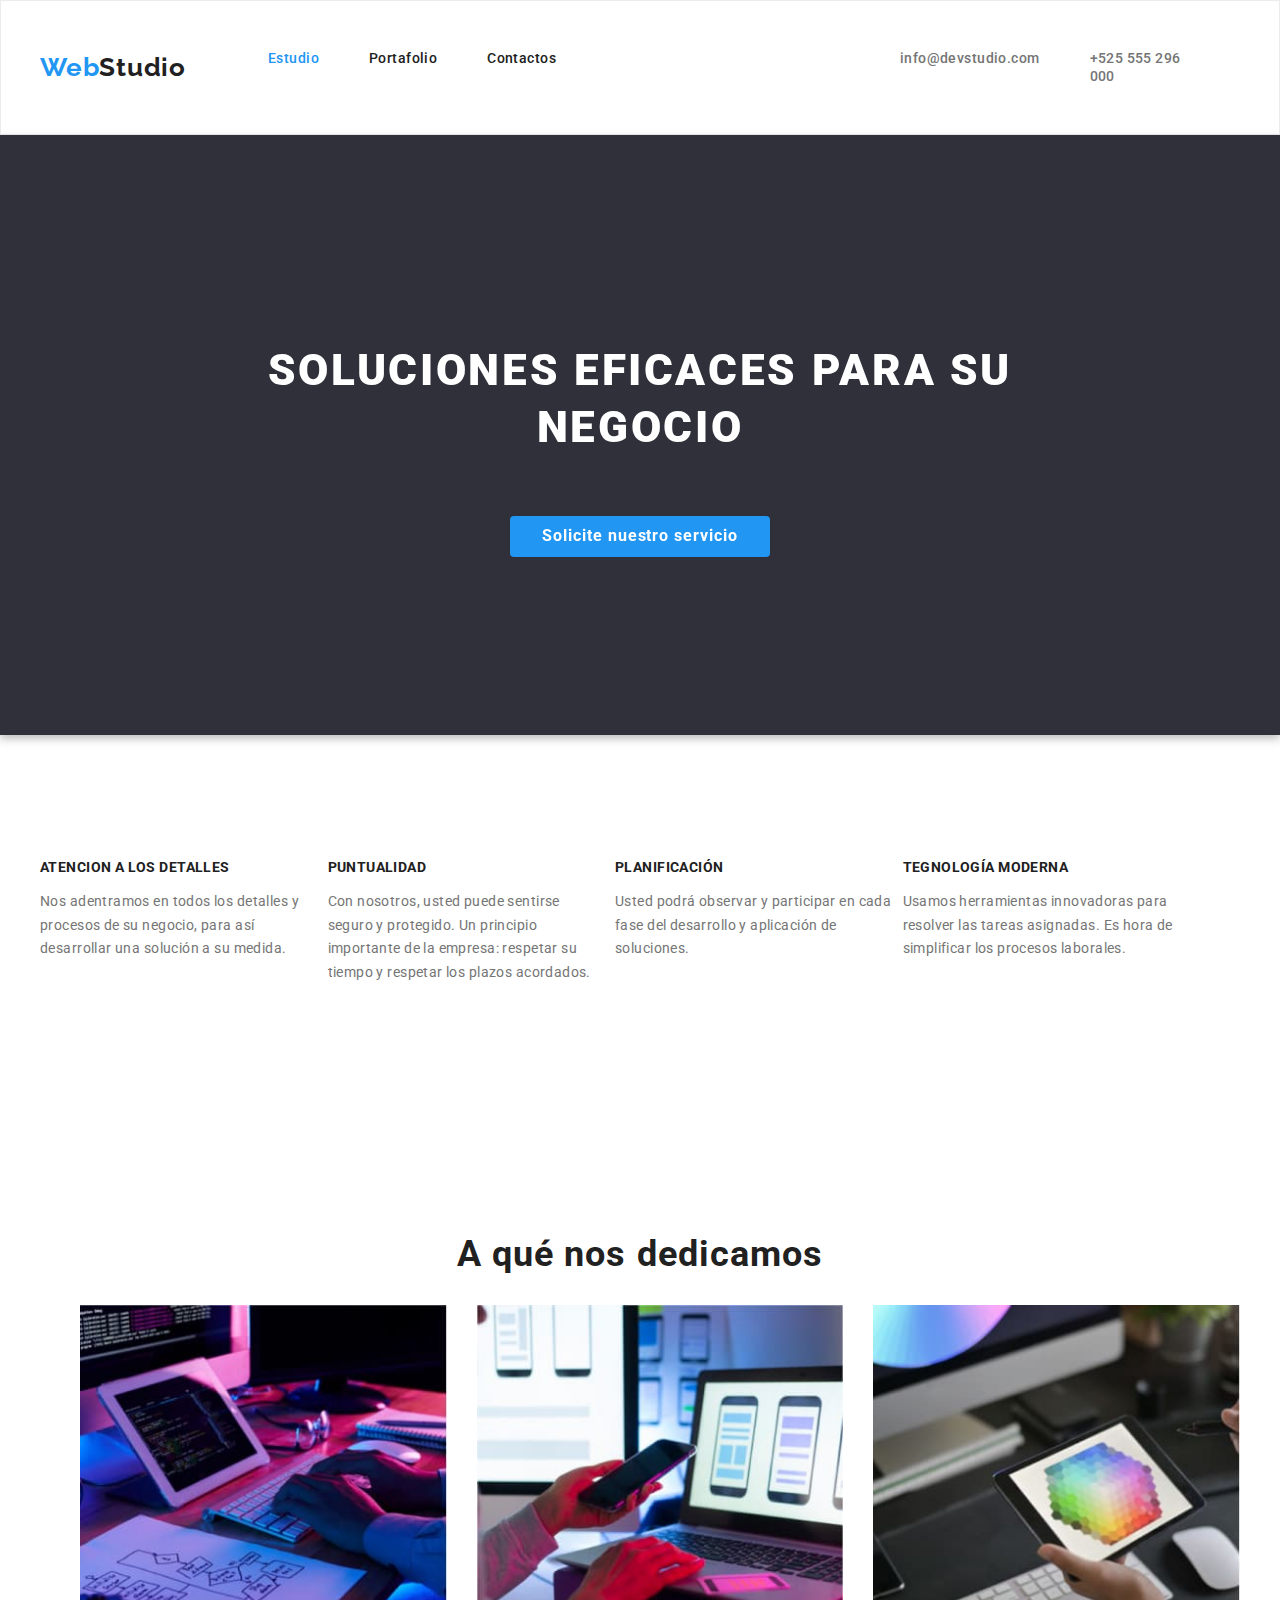
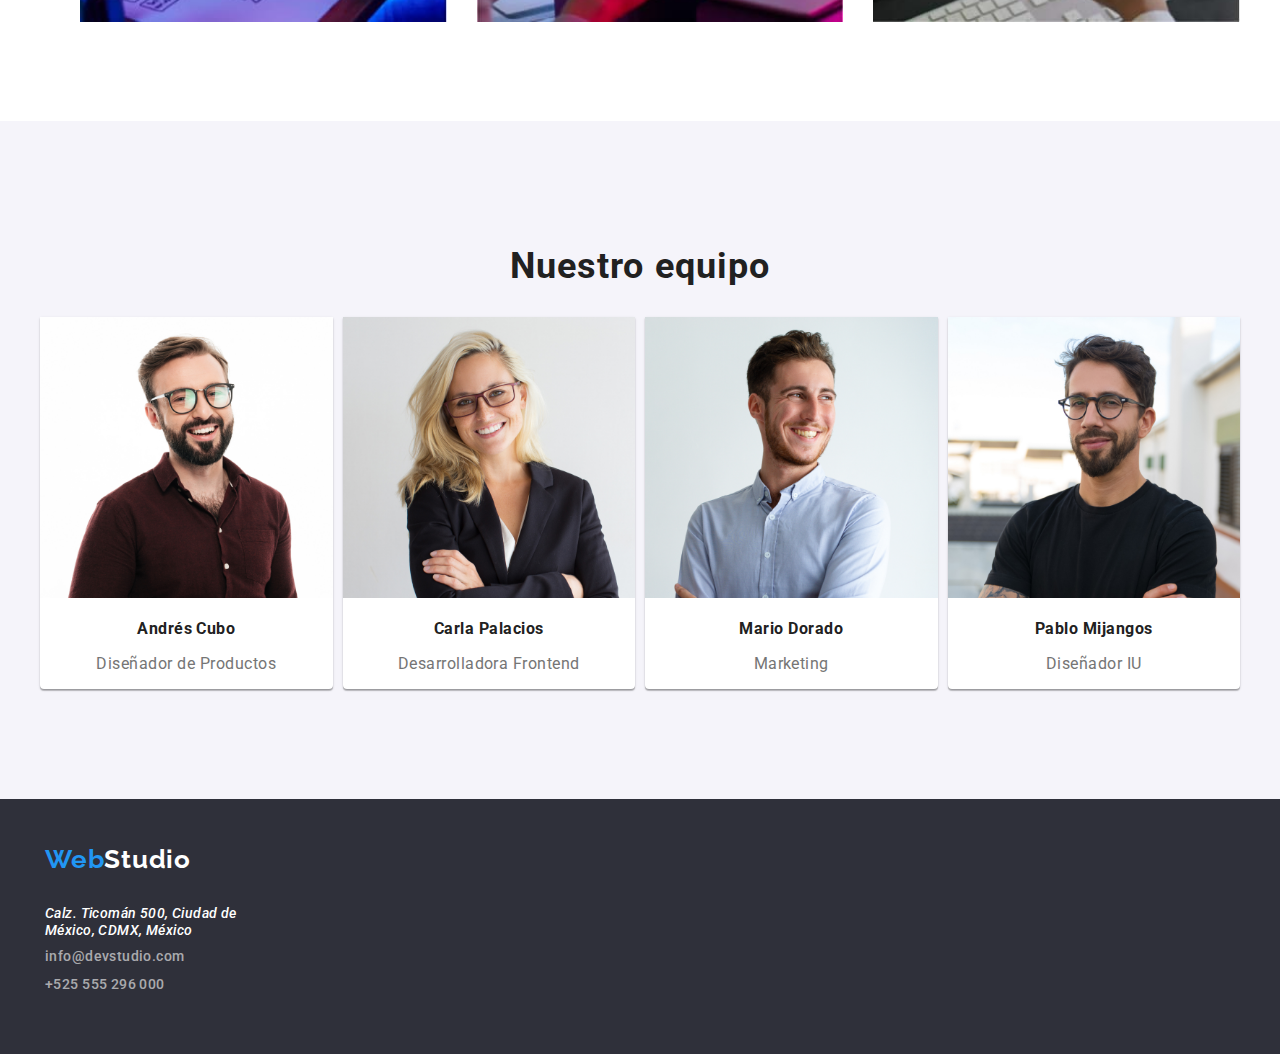
<file: index.html>
<!DOCTYPE html>
<html lang="en">
  <head>
    <meta charset="UTF-8" />
    <meta name="viewport" content="width=device-width, initial-scale=1.0" />
    <title>Document</title>
    <link
      rel="stylesheet"
      href="https://cdnjs.cloudflare.com/ajax/libs/modern-normalize/1.0.0/modern-normalize.min.css"
    />
    <link rel="stylesheet" href="./css/styles.css" />
  </head>
  <body>
      <header class="navBar">
        <div class="container">
          <nav class="navSection">
            <span class="navIcon"><a href="./index.html" class="iconName">Web<span class="navIconFull">Studio</span> </a></span>
            <div class="navBox">
              <ul class="list navList">
                <li><a href="./index.html" class="link navLink current">Estudio</a></li>
            <li><a href="./portafolio.html" class="link navLink">Portafolio</a></li>
            <li><a href="#" class="link navLink">Contactos</a></li>
          </ul>
          <ul class="list navList">
            <li>
              <a href="mailto:info@devstudio.com" class="navContact link">info@devstudio.com</a>
            </li>
            <li><a href="tel:+52555296000" class="navContact link">+525 555 296 000</a></li>
          </ul>
        </div>
        </nav>
      </div>
      </header>
      <main>
      <section class="main section">
        <div class="container mainTheme">
          <h1 class="mainTitle">SOLUCIONES EFICACES PARA SU NEGOCIO</h1>
          <button type="button" class="mainButton">Solicite nuestro servicio</button>
        </div>
      </section>
      <section class="mainValues section">
        <div class="container">
          <ul class="list cardSet">
            <li>
              <h3 class="detail">ATENCION A LOS DETALLES</h3>
              <p class="content">
                Nos adentramos en todos los detalles y procesos de su negocio, para así desarrollar
                una solución a su medida.
              </p>
            </li>
            <li>
              <h3 class="detail">PUNTUALIDAD</h3>
              <p class="content">
                Con nosotros, usted puede sentirse seguro y protegido. Un principio importante de la
                empresa: respetar su tiempo y respetar los plazos acordados.
              </p>
            </li>
            <li>
              <h3 class="detail">PLANIFICACIÓN</h3>
              <p class="content">
                Usted podrá observar y participar en cada fase del desarrollo y aplicación de
                soluciones.
              </p>
            </li>
            <li>
              <h3 class="detail">TEGNOLOGÍA MODERNA</h3>
              <p class="content">
                Usamos herramientas innovadoras para resolver las tareas asignadas. Es hora de
                simplificar los procesos laborales.
              </p>
            </li>
          </ul>
        </div>
      </section>
      <section class="mainAbout section">
        <div class="container">
          <h2 class="subtitle">A qué nos dedicamos</h2>
          <ul class="list about">
            <li class="aboutImg">
              <img src="./images/main/code.jpg" alt="Code" class="img" />
            </li>
            <li class="aboutImg">
              <img src="./images/main/web.jpg" alt="Web" class="img" />
            </li>
            <li>
              <img src="./images/main/design.jpg" alt="Design" class="img" />
            </li class="aboutImg">
          </ul>
        </div>
      </section>
      <section id="mainTeam" class="team section">
        <div class="container">
          <h2 class="subtitle">Nuestro equipo</h2>
          <ul class="list cardSet">
            <li class="teamMember memberCard">
              <img class="teamPhoto img" src="./images/main/andresdp.jpg " alt="Andres" width="270" height="260" />
              <div class="teamContent">
                <h3 class="teamName">Andrés Cubo</h3>
              <p class="teamJob">Diseñador de Productos</p>
              </div>
            </li>
            <li class="teamMember memberCard">
              <img class="teamPhoto img" src="./images/main/carladf.jpg" alt="Carla" width="270" height="260" />
              <div class="teamContent">
              <h3 class="teamName">Carla Palacios</h3>
              <p class="teamJob">Desarrolladora Frontend</p>
              </div>
            </li>
            <li class="teamMember memberCard">
              <img class="teamPhoto img" src="./images/main/mariom.jpg" alt="Mario" width="270" height="260" />
              <div class="teamContent">
              <h3 class="teamName">Mario Dorado</h3>
              <p class="teamJob">Marketing</p>
              </div>
            </li>
            <li class="teamMember memberCard">
              <img class="teamPhoto img" src="./images/main/pablodiu.jpg" alt="Pablo" width="270" height="260" />
              <div class="teamContent">
              <h3 class="teamName">Pablo Mijangos</h3>
              <p class="teamJob">Diseñador IU</p>
              </div>
            </li>
          </ul>
        </div>
      </section>
    </main>
    <footer class="footer">
      <div class="container">
        <div class="footerDetail">
        <a href="./index.html" class="iconName">Web<span class="footerIconFull">Studio</span> </a>
        <ul class="list detailList">
          <li><address><a href="https://www.google.com/maps/place/Calz.+Ticom%C3%A1n+500,+La+Laguna+Ticoman,+Gustavo+A.+Madero,+07340+Ciudad+de+M%C3%A9xico,+CDMX,+M%C3%A9xico/@19.5102072,-99.1350661,17z/data=!3m1!4b1!4m5!3m4!1s0x85d1f9c66374d1dd:0x72c74207e8767392!8m2!3d19.5102022!4d-99.1324912?hl=es&entry=ttu"
                class="ubication link">Calz. Ticomán 500, Ciudad de México, CDMX, México</a></address>
          </li>
          <li>
            <a href="mailto:info@devstudio.com" class="footerContact link">info@devstudio.com</a>
          </li>
          <li><a href="tel:+525555296000" class="footerContact link">+525 555 296 000</a></li>
        </ul>
      </div>
      </div>
    </footer>
  </body>
</html>
</file>
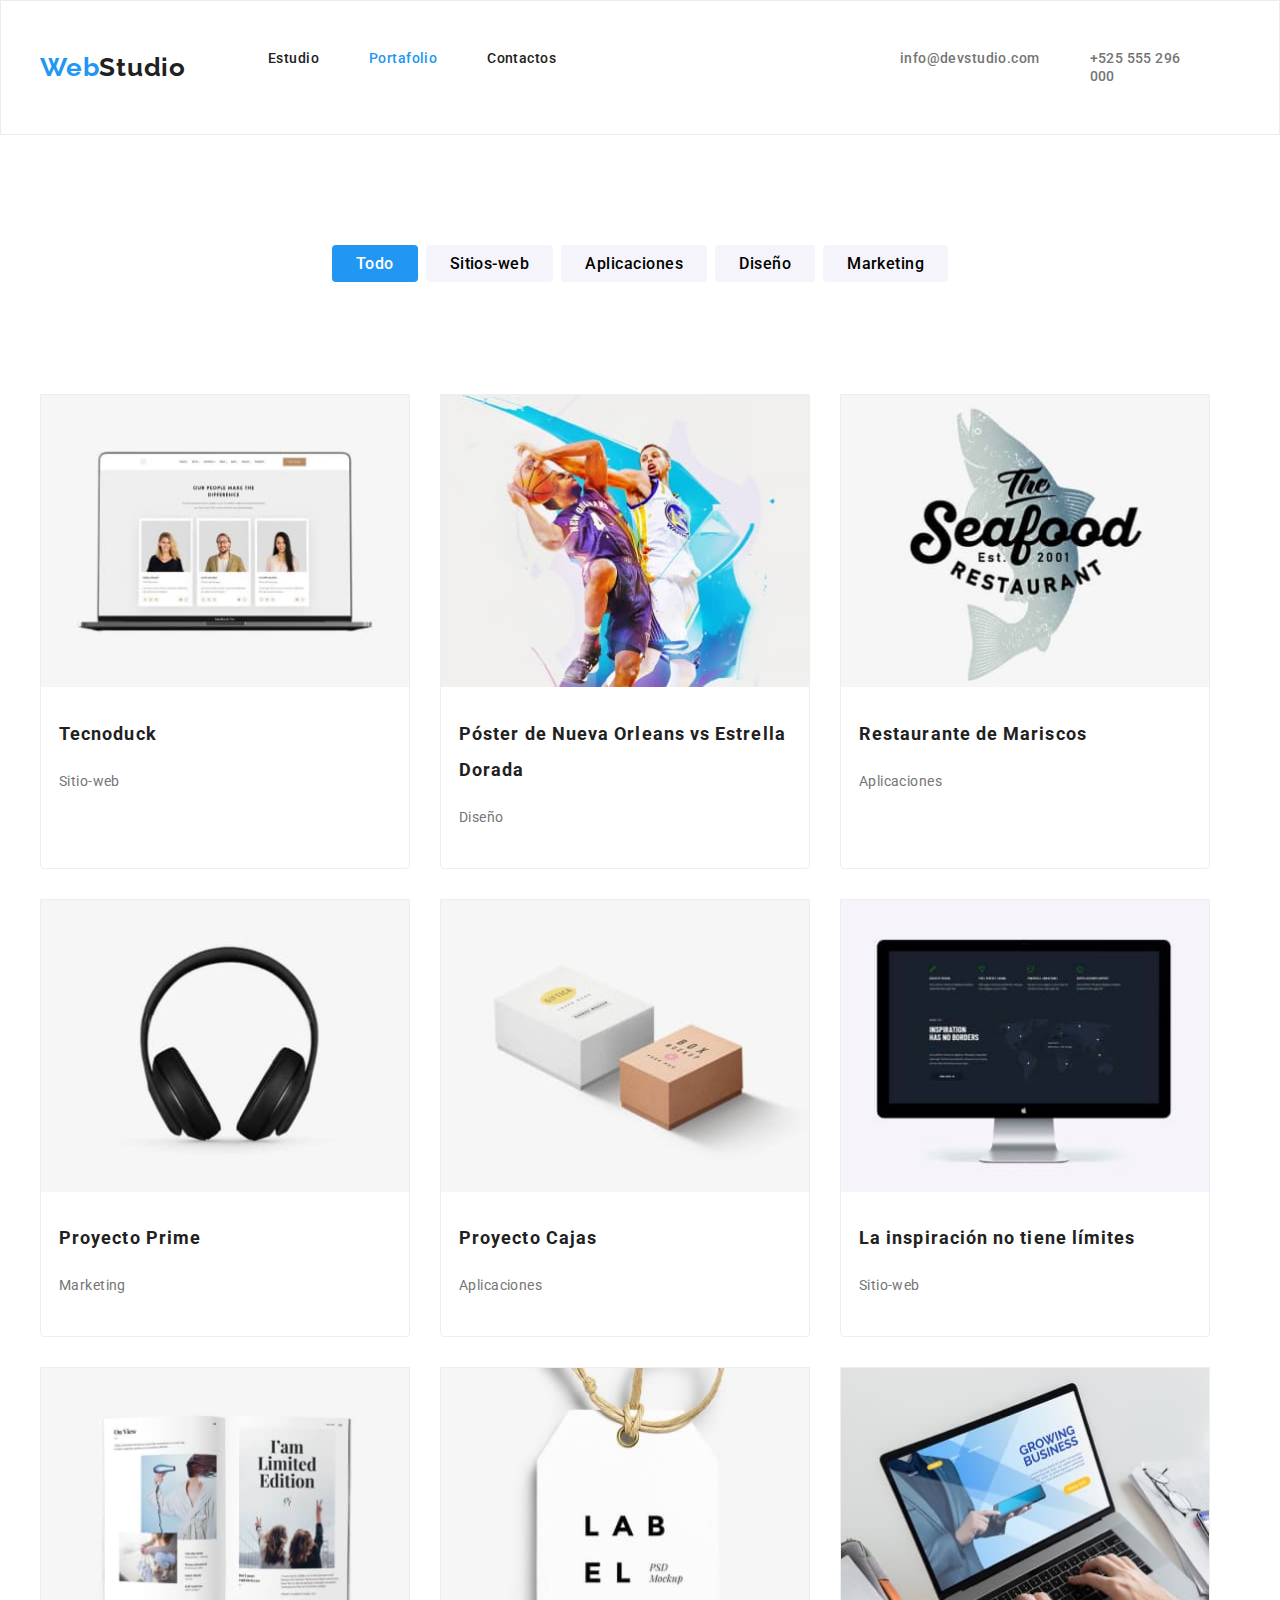
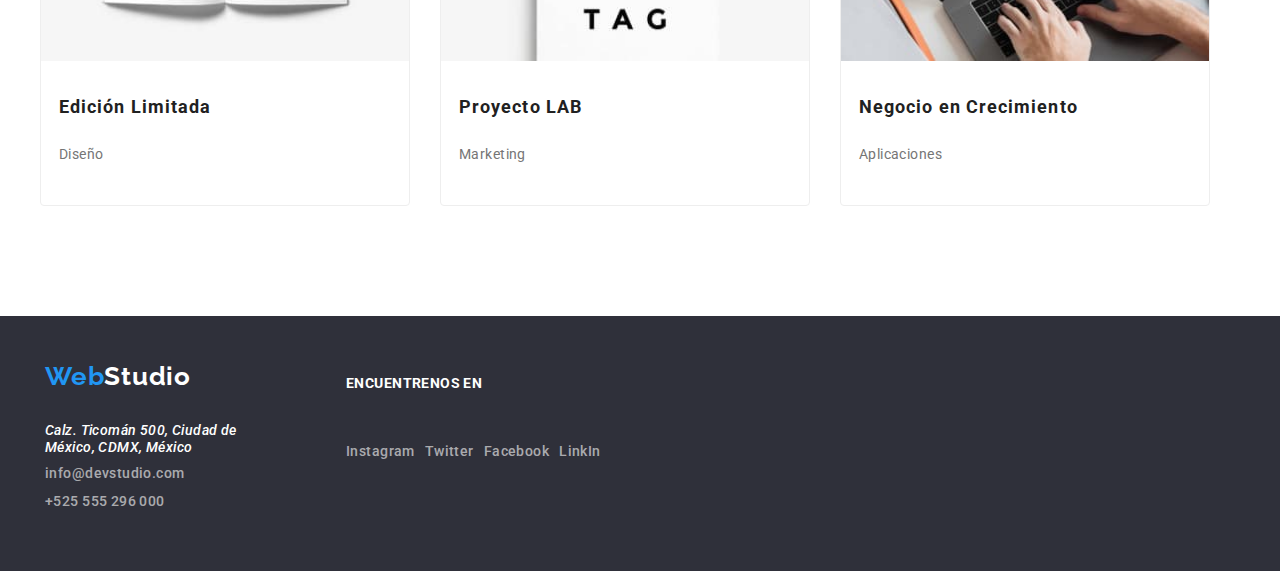
<file: portafolio.html>
<!DOCTYPE html>
<html lang="en">
  <head>
    <meta charset="UTF-8" />
    <meta name="viewport" content="width=device-width, initial-scale=1.0" />
    <title>Document</title>
    <link rel="stylesheet" href="https://cdnjs.cloudflare.com/ajax/libs/modern-normalize/1.0.0/modern-normalize.min.css">
    <link rel="stylesheet" href="./css/styles.css" />
  </head>
  <body>
    <header class="navBar">
      <div class="container">
      <nav class="navSection">
          <span class="navIcon"><a href="./index.html" class="iconName">Web<span class="navIconFull">Studio</span> </a></span>
          <div class="navBox">
          <ul class="list navList">
            <li><a href="./index.html" class="link navLink">Estudio</a></li>
            <li><a href="./portafolio.html" class="link navLink current">Portafolio</a></li>
            <li><a href="#" class="link navLink">Contactos</a></li>
          </ul>
          <ul class="list navList">
            <li>
              <a href="mailto:info@devstudio.com" class="navContact link">info@devstudio.com</a>
            </li>
            <li><a href="tel:+52555296000" class="navContact link">+525 555 296 000</a></li>
          </ul>
        </div>
        </nav>
      </div>
    </header>
    <main>
      <section id="shop" class="container section">
        <div class="filter">
        <ul class="list filterList">
          <li class="filterButton"><button type="button" class="filterClass filterCurrent">Todo</button></li>
          <li class="filterButton"><button type="button" class="filterClass">Sitios-web</button></li>
          <li class="filterButton"><button type="button" class="filterClass">Aplicaciones</button></li>
          <li class="filterButton"><button type="button" class="filterClass">Diseño</button></li>
          <li class="filterButton"><button type="button" class="filterClass">Marketing</button></li>
        </ul>
        <h1 class="invisible">PORTAFOLIO</h1>
      </div>
      <div class="portafolio">
        <ul class="list portafolioCard">
          <li class="product">
            <img src="./images/Portafolio/tecnoduck.jpg" alt="Tecnoduck" class="img" />
            <div class="cardContent">
            <h3 class="productName">Tecnoduck</h3>
            <p class="content">Sitio-web</p>
          </div>
          </li>
          <li class="product">
            <img src="./images/Portafolio/poster.jpg" alt="Poster" class="img" />
            <div class="cardContent">
            <h3 class="productName">Póster de Nueva Orleans vs Estrella Dorada</h3>
            <p class="content">Diseño</p>
          </div>
          </li>
          <li class="product">
            <img src="./images/Portafolio/restaurante.jpg" alt="Restaurante" class="img" />
            <div class="cardContent">
            <h3 class="productName">Restaurante de Mariscos</h3>
            <p class="content">Aplicaciones</p>
            </div>
          </li>
          <li class="product">
            <img src="./images/Portafolio/prime.jpg" alt="Prime" class="img" />
            <div class="cardContent"><h3 class="productName">Proyecto Prime</h3>
            <p class="content">Marketing</p>
            </div>
          </li>
          <li class="product">
            <img src="./images/Portafolio/cajas.jpg" alt="Cajas" class="img" />
            <div class="cardContent"><h3 class="productName">Proyecto Cajas</h3>
            <p class="content">Aplicaciones</p>
            </div>
          </li>
          <li class="product">
            <img src="./images/Portafolio/inspiracion.jpg" alt="Inspiracion" class="img" />
            <div class="cardContent"><h3 class="productName">La inspiración no tiene límites</h3>
            <p class="content">Sitio-web</p>
            </div>
          </li>
          <li class="product">
            <img src="./images/Portafolio/edicion.jpg" alt="Edicion" class="img" />
            <div class="cardContent"><h3 class="productName">Edición Limitada</h3>
            <p class="content">Diseño</p>
            </div>
          </li>
          <li class="product">
            <img src="./images/Portafolio/lab.jpg" alt="Lab" class="img" />
            <div class="cardContent"><h3 class="productName">Proyecto LAB</h3>
            <p class="content">Marketing</p>
            </div>
          </li>
          <li class="product">
            <img src="./images/Portafolio/negocio.jpg" alt="Negocio" class="img" />
            <div class="cardContent"><h3 class="productName">Negocio en Crecimiento</h3>
            <p class="content">Aplicaciones</p>
            </div>
          </li>
        </ul>
      </div>
      </section>
    </main>
    <footer class="footer">
      <div class="container footerBox">
        <div class="footerDetail">
        <a href="./index.html" class="iconName">Web<span class="footerIconFull">Studio</span> </a>
        <ul class="list detailList">
          <li><address><a href="https://www.google.com/maps/place/Calz.+Ticom%C3%A1n+500,+La+Laguna+Ticoman,+Gustavo+A.+Madero,+07340+Ciudad+de+M%C3%A9xico,+CDMX,+M%C3%A9xico/@19.5102072,-99.1350661,17z/data=!3m1!4b1!4m5!3m4!1s0x85d1f9c66374d1dd:0x72c74207e8767392!8m2!3d19.5102022!4d-99.1324912?hl=es&entry=ttu"
                class="ubication link">Calz. Ticomán 500, Ciudad de México, CDMX, México</a></address>
          </li>
          <li>
            <a href="mailto:info@devstudio.com" class="footerContact link">info@devstudio.com</a>
          </li>
          <li><a href="tel:+525555296000" class="footerContact link">+525 555 296 000</a></li>
        </ul>
      </div>
      <div class="footerSocial">
        <h3 class="findUs">ENCUENTRENOS EN</h3>
        <ul class="list socialList">
          <li><a href="#" class="footerContact link">Instagram</a></li>
          <li><a href="#" class="footerContact link">Twitter</a></li>
          <li><a href="#" class="footerContact link">Facebook</a></li>
          <li><a href="#" class="footerContact link">LinkIn</a></li>
        </ul>
      </div>
      </div>
    </footer>
  </body>
</html>
</file>
<file: css/styles.css>
@import url('https://fonts.googleapis.com/css2?family=Raleway:ital,wght@0,100;0,200;0,300;0,400;0,500;0,600;0,700;0,800;0,900;1,100;1,200;1,300;1,400;1,500;1,600;1,700;1,800;1,900&display=swap');
@import url('https://fonts.googleapis.com/css2?family=Roboto:ital,wght@0,100;0,300;0,400;0,500;0,700;0,900;1,100;1,300;1,400;1,500;1,700;1,900&display=swap');

:root {
  --main-color: rgb(33, 33, 33);
  --selected-color: rgb(33, 150, 243);
  --background-color: rgb(47, 48, 58, 1);
  --backgroundbutton-color: rgb(245, 244, 250, 1);
  --main-font: 'Roboto', sans-serif;
  --secondary-font: 'Raleway', sans-serif;
}

body {
  color: var(--main-color);
  font-family: var(--main-font);
}
/* HEADER */
.navBar {
  border: 1px solid rgba(236, 236, 236, 1);
}
.navIconFull {
  font-size: 26px;
  font-weight: 700;
  line-height: 1.19;
  letter-spacing: 0.03em;
  text-align: right;
  text-decoration: none;
  color: var(--main-color);
  font-family: var(--secondary-font);
}
.navLink {
  color: var(--main-color);
}
.navList {
  gap: 50px;
  padding: 0;
  display: flex;
}
.navLink:active .navLink:focus,
.navLink:hover {
  color: var(--selected-color);
}
.navContact {
  color: rgb(117, 117, 117);
}
.navSection {
  gap: 50px;
  display: flex;
  align-items: center;
}
.navBox {
  gap: 344px;
  padding: 32px;
  display: flex;
  justify-content: space-between;
}
.navIcon {
  gap: 30px;
  display: flex;
  align-items: center;
  justify-content: space-between;
}
/* HEADER */

/* INDEX */

/* MAIN */
.main {
  height: 600px;
  display: flex;
  justify-content: center;
  background-color: var(--background-color);
  filter: drop-shadow(0px 4px 4px rgba(0, 0, 0, 0.25));
}
.mainTheme {
  gap: 30px;
  display: flex;
  flex-direction: column;
  flex-basis: calc((100% - 2 * 10px) / 1.5);
}
.mainTitle {
  font-size: 44px;
  font-weight: 900;
  line-height: 1.3;
  letter-spacing: 0.06em;
  text-align: center;
  color: rgb(255, 255, 255, 1);
}
.mainButton {
  font-size: 16px;
  font-weight: 700;
  line-height: 1.3;
  border-radius: 4px;
  padding: 10px 32px;
  letter-spacing: 0.06em;
  border: none;
  cursor: pointer;
  margin: auto;
  color: rgb(255, 255, 255);
  background-color: rgb(33, 150, 243);
}
/* MAIN */
/* Values */
.mainValues {
  margin: auto;
  display: flex;
  flex-wrap: wrap;
  justify-content: space-evenly;
}
.mainValues li {
  flex-basis: calc((100% - 30px * 3) / 4);
}

/* Values */

/* ABOUT */
.about {
  gap: 30px;
  margin: auto;
  display: flex;
  justify-content: space-evenly;
}
/* ABOUT */

/* TEAM */
.team {
  background-color: rgb(245, 244, 250);
}
.teamMember {
  background-color: rgb(255, 255, 255, 1);
}
.teamName {
  font-size: 16px;
  font-weight: 700;
  line-height: 1.19;
  letter-spacing: 0.03em;
  text-align: center;
}
.teamJob {
  font-size: 16px;
  line-height: 1.19;
  letter-spacing: 0.03em;
  text-align: center;
  color: rgb(117, 117, 117);
}
.memberCard {
  border-radius: 0px 0px 4px 4px;
  flex-basis: calc((100% - 3 * 10px) / 4);
  box-shadow: 0px 2px 1px 0px rgba(0, 0, 0, 0.2), 0px 1px 1px 0px rgba(0, 0, 0, 0.14),
    0px 1px 3px 0px rgba(0, 0, 0, 0.12);
}

/* TEAM */

/* ------INDEX----- */

/* -----PORTAFOLIO----- */
.filter {
  display: flex;
  flex-direction: column;
  margin: auto;
  justify-content: center;
}
.filterList {
  gap: 8px;
  padding: 0;
  display: flex;
  flex-wrap: wrap;
  justify-content: center;
}
.filterClass {
  padding: 6px 24px;
  font-size: 16px;
  font-weight: 500;
  line-height: 1.6; /*se calcula dividiendo el line-height / font-size*/
  border-radius: 4px;
  letter-spacing: 0.03em; /*se coloca el valor en decimales*/
  cursor: pointer;
  border-style: hidden;
  background-color: var(--backgroundbutton-color);
}
.filterCurrent {
  color: rgb(255, 255, 255);
  background-color: var(--selected-color);
}
.filterClass:hover,
.filterClass:focus,
.filterClass:active {
  color: rgb(255, 255, 255);
  background-color: var(--selected-color);
  box-shadow: 0px 2px 2px 0px rgba(0, 0, 0, 0.12), 0px 1px 2px 0px rgba(0, 0, 0, 0.08),
    0px 3px 1px 0px rgba(0, 0, 0, 0.1);
}
.product {
  cursor: pointer;
  border-radius: 0px 0px 4px 4px;
  border: 1px solid rgb(238, 238, 238);
  flex-basis: calc((100% - 3 * 30px) / 3);
}
.productName {
  margin: 0;
  line-height: 2;
  font-size: 18px;
  font-weight: 700;
  letter-spacing: 0.06em;
}
.product:hover,
.product:focus {
  box-shadow: 0px 2px 1px 0px rgba(0, 0, 0, 0.2), 0px 1px 1px 0px rgba(0, 0, 0, 0.14),
    0px 1px 3px 0px rgba(0, 0, 0, 0.12);
}
.portafolioCard {
  gap: 30px;
  padding: 0;
  display: flex;
  flex-wrap: wrap;
  flex-direction: row;
}

.cardContent {
  gap: 4px;
  padding: 24px 18px;
  margin: auto;
  display: flex;
  flex-direction: column;
}

/* -----PORTAFOLIO----- */

/* -----BODY------ */

/* FOOTER */
.footerBox {
  gap: 70px;
  display: flex;
}
.footerDetail {
  gap: 14px;
  display: flex;
  flex-direction: column;
}
.footerSocial {
  gap: 20px;
  display: flex;
  flex-direction: column;
}
.detailList {
  gap: 9px;
  padding: 0;
  max-width: 231px;
  display: flex;
  flex-direction: column;
}
.socialList {
  gap: 10px;
  padding: 0;
  max-width: 206px;
  display: flex;
}
.ubication {
  display: flex;
  color: rgb(255, 255, 255);
}
.findUs {
  font-size: 14px;
  font-weight: 700;
  line-height: 1.21;
  letter-spacing: 0.03em;
  color: rgb(255, 255, 255);
}
.socialMedia {
  color: rgb(255, 255, 255);
}
.footer {
  padding: 45px;
  background-color: var(--background-color);
}
.footerIconFull {
  font-size: 26px;
  font-weight: 700;
  line-height: 1.19;
  letter-spacing: 0.03em;
  text-align: right;
  text-decoration: none;
  color: rgb(255, 255, 255);
  font-family: var(--secondary-font);
}
.footerContact {
  color: rgba(255, 255, 255, 0.6);
}
/* FOOTER */

/*GENERAL CONTENT*/
.container {
  padding: 0;
  width: 1200px;
  margin: auto;
}
.section {
  padding: 94px 0;
}
.current {
  color: var(--selected-color);
}
.list {
  list-style: none;
}
.subtitle {
  font-size: 36px;
  font-weight: 700;
  line-height: 1.17;
  letter-spacing: 0.03em;
  text-align: center;
}
.detail {
  font-size: 14px;
  font-weight: 700;
  line-height: 1.21;
  letter-spacing: 0.03em;
}
.content {
  font-size: 14px;
  font-weight: 400;
  line-height: 1.7;
  letter-spacing: 0.03em;
  color: rgb(117, 117, 117);
}
.iconName {
  font-size: 26px;
  font-weight: 700;
  line-height: 1.19;
  letter-spacing: 0.03em;
  align-items: flex-end;
  text-decoration: none;
  color: var(--selected-color);
  font-family: var(--secondary-font);
}
.link {
  text-decoration: none;

  font-size: 14px;
  font-weight: 500;
  line-height: 1.2;
  letter-spacing: 0.03em;
}
.link:hover,
.link:focus {
  color: var(--selected-color);
}
.cardSet {
  gap: 10px;
  padding: 0;
  display: flex;
  flex-wrap: wrap;
}
.invisible {
  color: transparent;
}
.img {
  width: 100%;
  height: auto;
}
</file>
